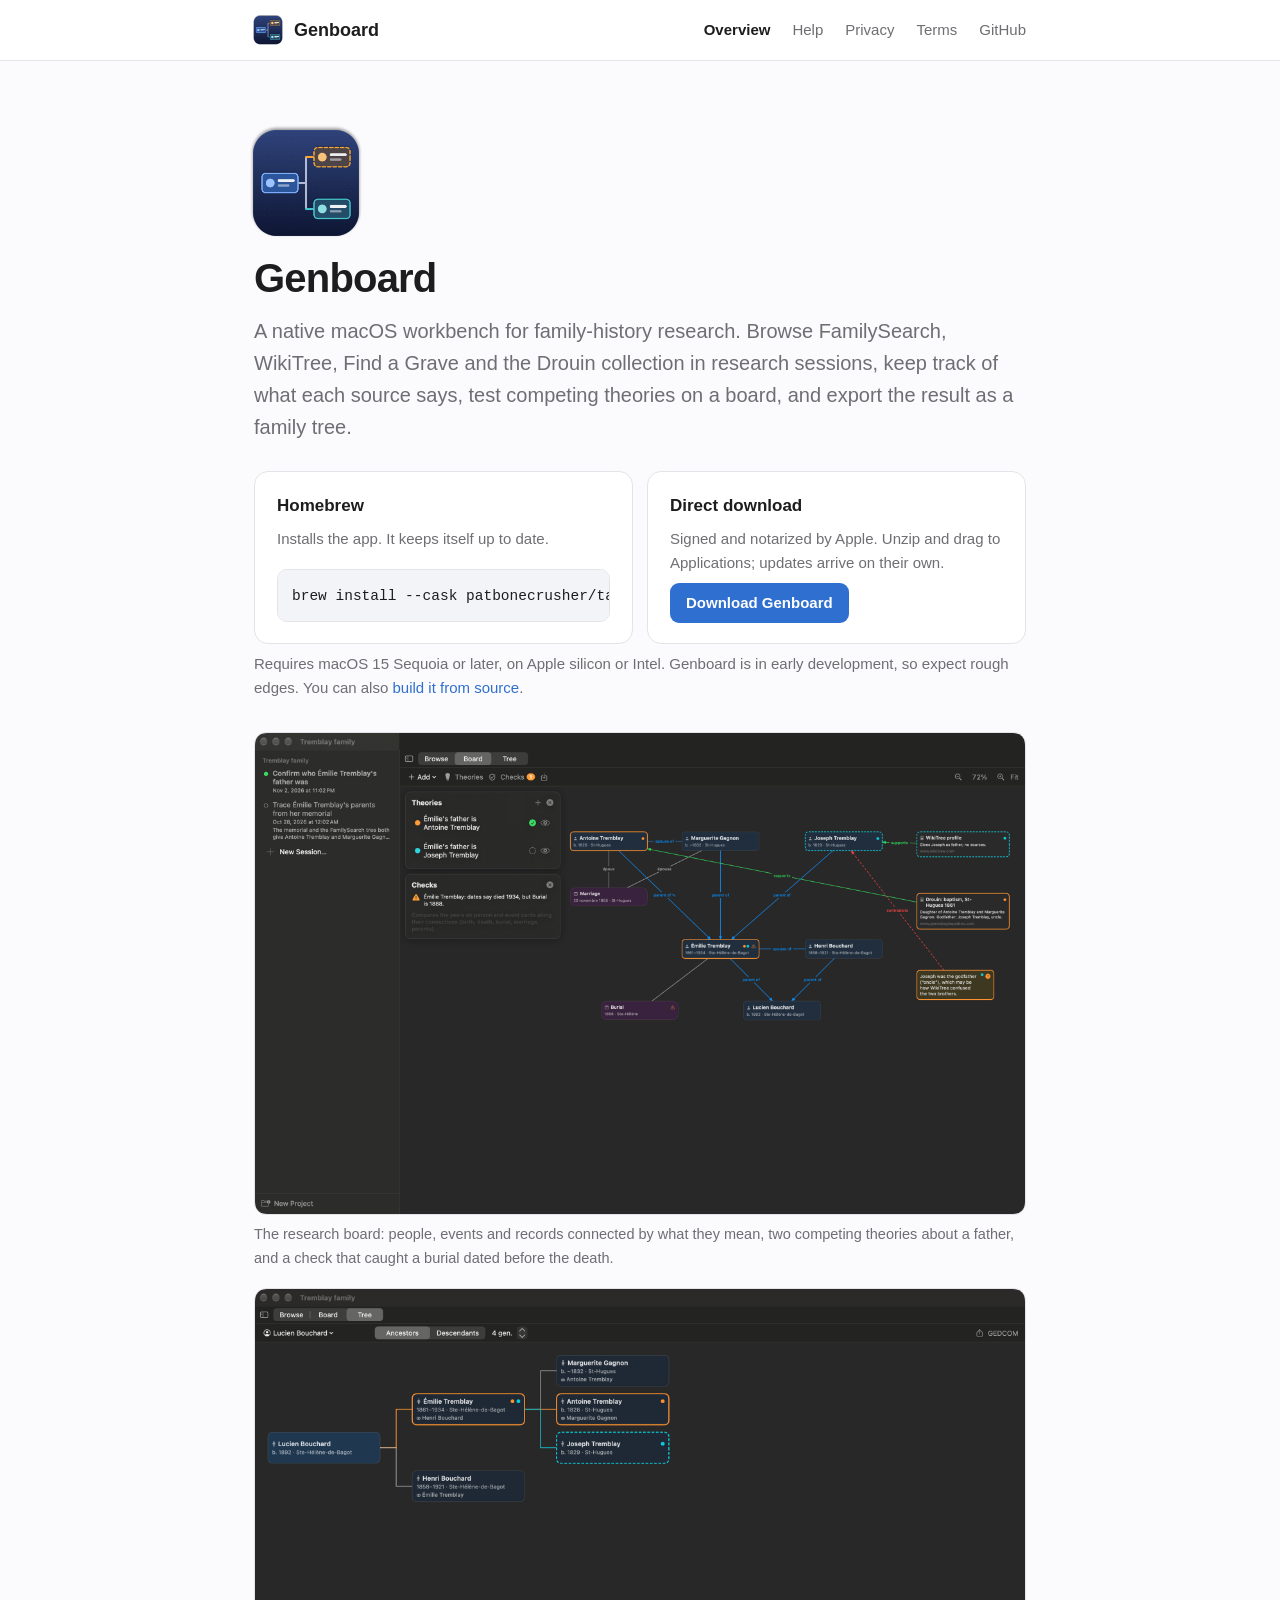
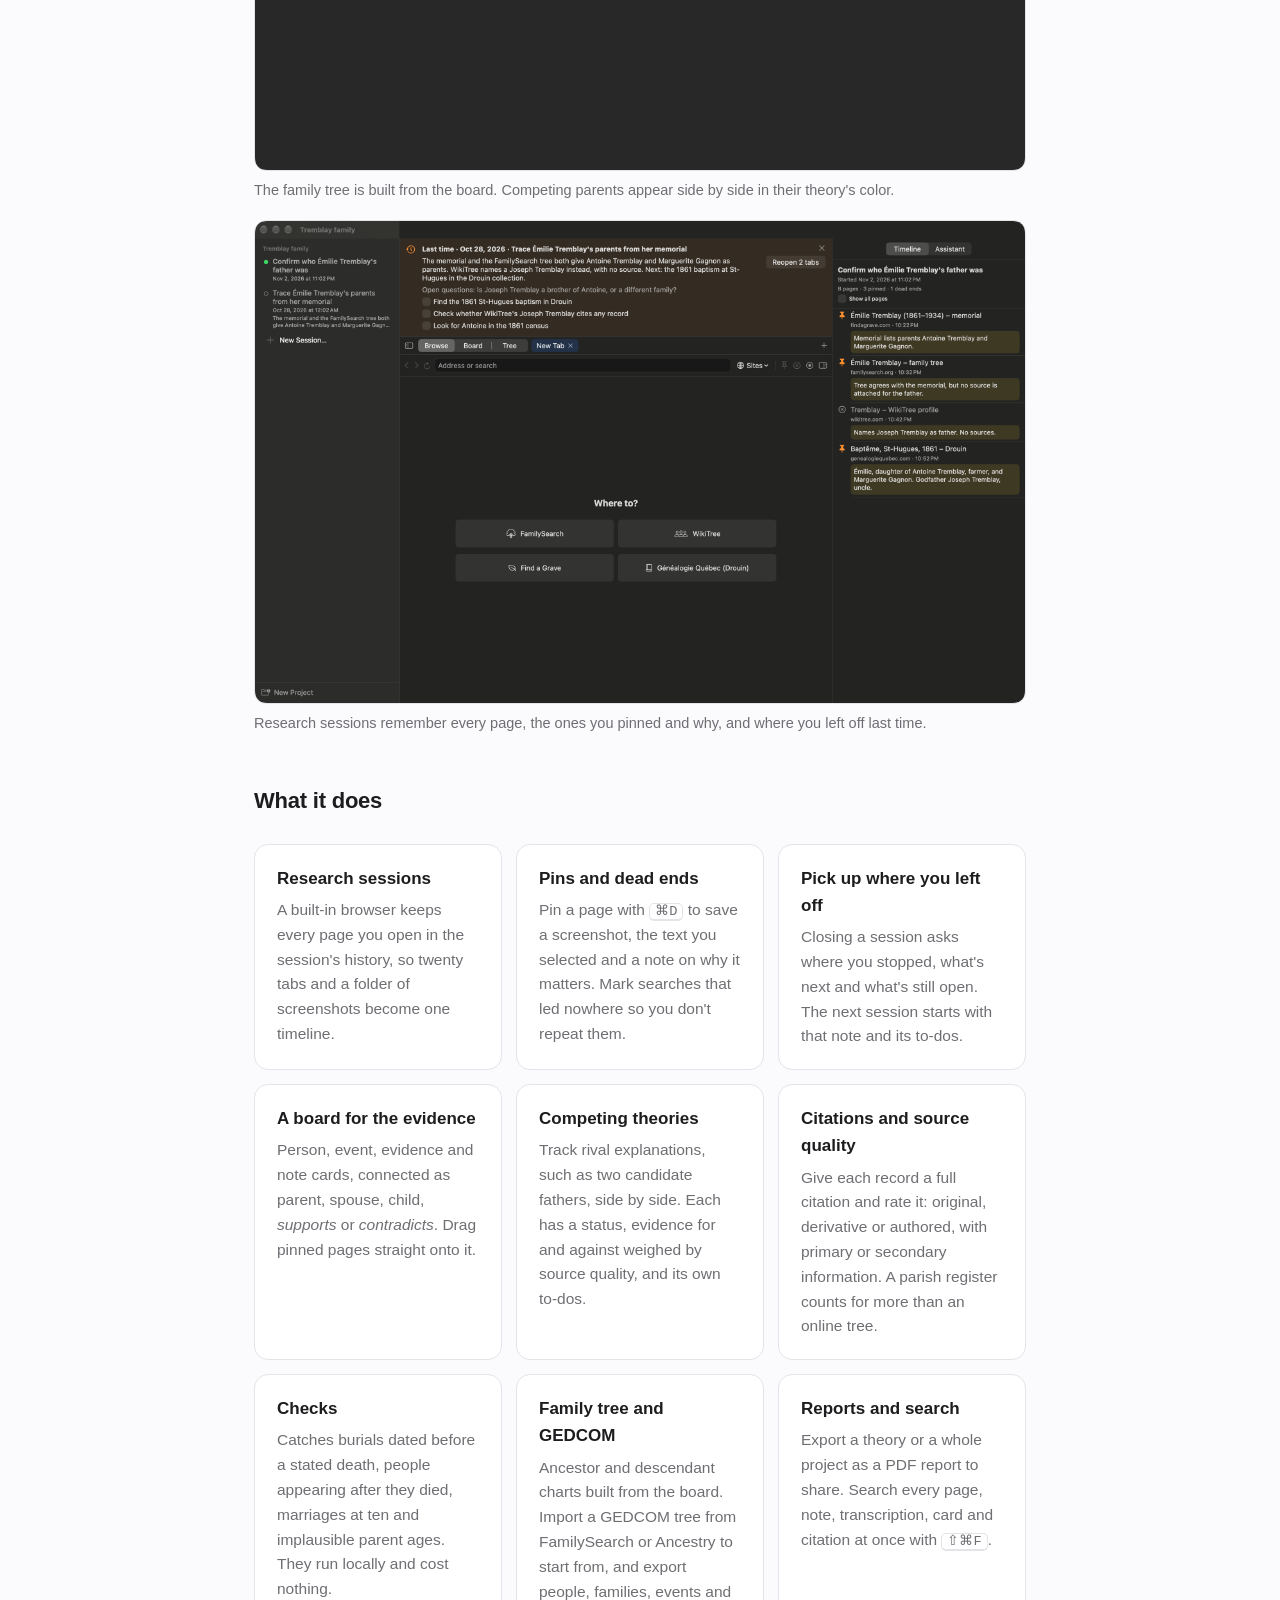
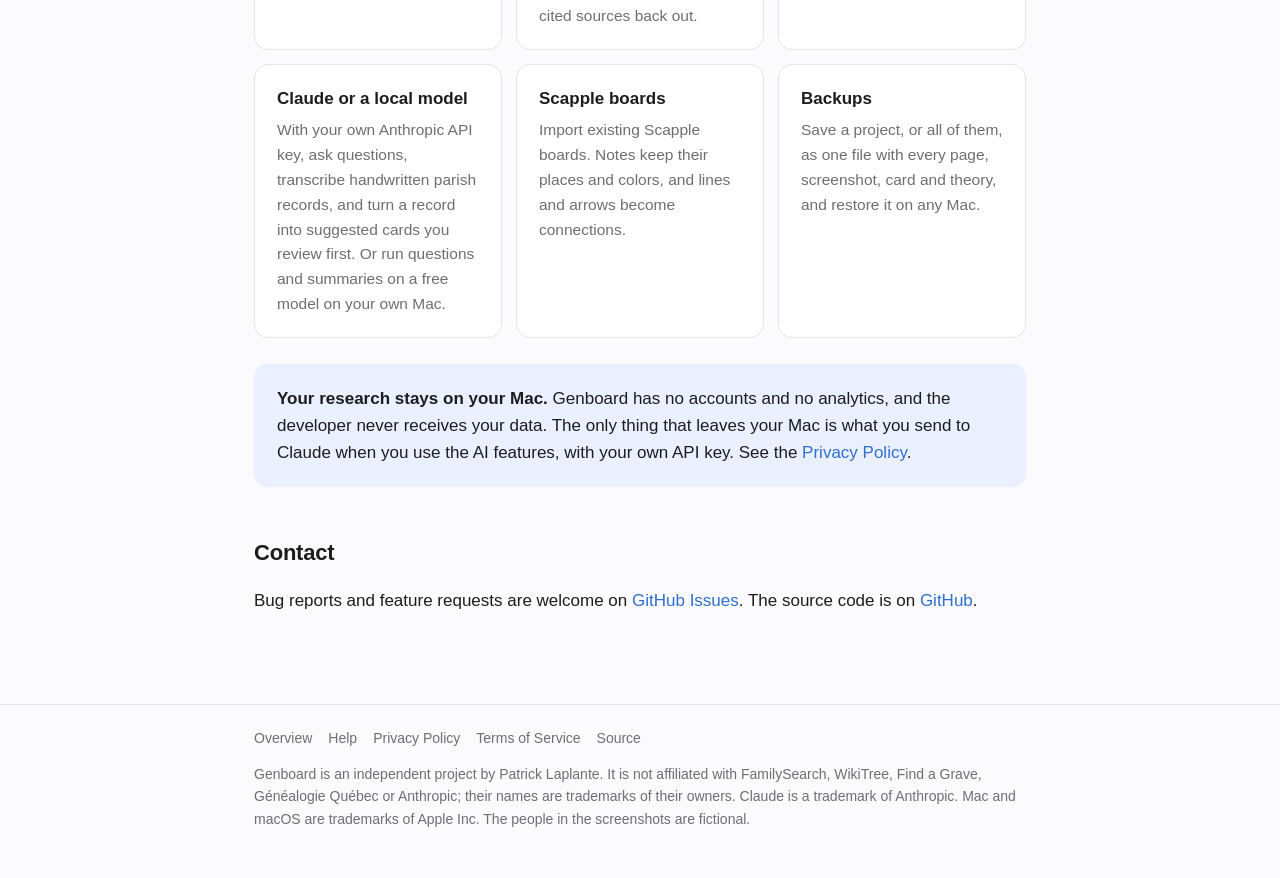
<file: docs/index.html>
<!doctype html>
<html lang="en">
<head>
<meta charset="utf-8">
<meta name="viewport" content="width=device-width, initial-scale=1">
<title>Genboard: a research workbench for genealogy</title>
<meta name="description" content="Genboard is a native macOS app for family-history research: browse genealogy sites in research sessions, test competing theories on a board, and export a family tree as GEDCOM.">
<link rel="icon" href="icon-32.png" sizes="32x32" type="image/png">
<link rel="icon" href="icon-64.png" sizes="64x64" type="image/png">
<link rel="apple-touch-icon" href="icon-180.png">
<meta property="og:type" content="website">
<meta property="og:site_name" content="Genboard">
<meta property="og:title" content="Genboard: a research workbench for genealogy">
<meta property="og:description" content="Genboard is a native macOS app for family-history research: browse genealogy sites in research sessions, test competing theories on a board, and export a family tree as GEDCOM.">
<meta property="og:url" content="https://patbonecrusher.github.io/genboard/">
<meta property="og:image" content="https://patbonecrusher.github.io/genboard/social-card.png">
<meta name="twitter:card" content="summary_large_image">
<link rel="stylesheet" href="style.css">
</head>
<body>
<header class="site"><div class="inner">
  <a class="brand" href="./"><img class="mark" src="icon-64.png" alt="" width="36" height="36">Genboard</a>
  <nav><a href="./" aria-current="page">Overview</a><a href="help.html">Help</a><a href="privacy.html">Privacy</a><a href="terms.html">Terms</a><a href="https://github.com/patbonecrusher/genboard">GitHub</a></nav>
</div></header>
<main>
<img class="hero-icon" src="icon-512.png" alt="Genboard app icon" width="132" height="132">
<h1>Genboard</h1>
<p class="lede">A native macOS workbench for family-history research. Browse FamilySearch, WikiTree, Find a Grave and the Drouin collection in research sessions, keep track of what each source says, test competing theories on a board, and export the result as a family tree.</p>

<div class="install">
  <div class="card">
    <h3>Homebrew</h3>
    <p>Installs the app. It keeps itself up to date.</p>
    <pre><code>brew install --cask patbonecrusher/tap/genboard</code></pre>
  </div>
  <div class="card">
    <h3>Direct download</h3>
    <p>Signed and notarized by Apple. Unzip and drag to Applications; updates arrive on their own.</p>
    <a class="button" href="https://github.com/patbonecrusher/genboard/releases/latest">Download Genboard</a>
  </div>
</div>
<p class="meta">Requires macOS 15 Sequoia or later, on Apple silicon or Intel. Genboard is in early development, so expect rough edges. You can also <a href="https://github.com/patbonecrusher/genboard#build">build it from source</a>.</p>

<div class="shots">
  <figure><img src="screenshot-1.png" alt="The research board: person, event, evidence and note cards connected by parent, spouse, supports and contradicts lines, with a Theories panel and a Checks panel" width="2400" height="1500"><figcaption>The research board: people, events and records connected by what they mean, two competing theories about a father, and a check that caught a burial dated before the death.</figcaption></figure>
  <figure><img src="screenshot-2.png" alt="A pedigree chart with both candidate fathers drawn in their theory colors" width="2400" height="1500"><figcaption>The family tree is built from the board. Competing parents appear side by side in their theory's color.</figcaption></figure>
  <figure><img src="screenshot-3.png" alt="The browser with a Last time banner, to-dos, and a timeline of pinned pages with notes" width="2400" height="1500"><figcaption>Research sessions remember every page, the ones you pinned and why, and where you left off last time.</figcaption></figure>
</div>

<h2>What it does</h2>
<div class="grid">
  <div class="card"><h3>Research sessions</h3><p>A built-in browser keeps every page you open in the session's history, so twenty tabs and a folder of screenshots become one timeline.</p></div>
  <div class="card"><h3>Pins and dead ends</h3><p>Pin a page with <kbd>⌘D</kbd> to save a screenshot, the text you selected and a note on why it matters. Mark searches that led nowhere so you don't repeat them.</p></div>
  <div class="card"><h3>Pick up where you left off</h3><p>Closing a session asks where you stopped, what's next and what's still open. The next session starts with that note and its to-dos.</p></div>
  <div class="card"><h3>A board for the evidence</h3><p>Person, event, evidence and note cards, connected as parent, spouse, child, <em>supports</em> or <em>contradicts</em>. Drag pinned pages straight onto it.</p></div>
  <div class="card"><h3>Competing theories</h3><p>Track rival explanations, such as two candidate fathers, side by side. Each has a status, evidence for and against weighed by source quality, and its own to-dos.</p></div>
  <div class="card"><h3>Citations and source quality</h3><p>Give each record a full citation and rate it: original, derivative or authored, with primary or secondary information. A parish register counts for more than an online tree.</p></div>
  <div class="card"><h3>Checks</h3><p>Catches burials dated before a stated death, people appearing after they died, marriages at ten and implausible parent ages. They run locally and cost nothing.</p></div>
  <div class="card"><h3>Family tree and GEDCOM</h3><p>Ancestor and descendant charts built from the board. Import a GEDCOM tree from FamilySearch or Ancestry to start from, and export people, families, events and cited sources back out.</p></div>
  <div class="card"><h3>Reports and search</h3><p>Export a theory or a whole project as a PDF report to share. Search every page, note, transcription, card and citation at once with <kbd>⇧⌘F</kbd>.</p></div>
  <div class="card"><h3>Claude or a local model</h3><p>With your own Anthropic API key, ask questions, transcribe handwritten parish records, and turn a record into suggested cards you review first. Or run questions and summaries on a free model on your own Mac.</p></div>
  <div class="card"><h3>Scapple boards</h3><p>Import existing Scapple boards. Notes keep their places and colors, and lines and arrows become connections.</p></div>
  <div class="card"><h3>Backups</h3><p>Save a project, or all of them, as one file with every page, screenshot, card and theory, and restore it on any Mac.</p></div>
</div>

<div class="card accent">
  <p><strong>Your research stays on your Mac.</strong> Genboard has no accounts and no analytics, and the developer never receives your data. The only thing that leaves your Mac is what you send to Claude when you use the AI features, with your own API key. See the <a href="privacy.html">Privacy Policy</a>.</p>
</div>

<h2>Contact</h2>
<p>Bug reports and feature requests are welcome on <a href="https://github.com/patbonecrusher/genboard/issues">GitHub Issues</a>. The source code is on <a href="https://github.com/patbonecrusher/genboard">GitHub</a>.</p>
</main>
<footer class="site"><div class="inner">
  <a href="./">Overview</a><a href="help.html">Help</a><a href="privacy.html">Privacy Policy</a><a href="terms.html">Terms of Service</a><a href="https://github.com/patbonecrusher/genboard">Source</a>
  <p>Genboard is an independent project by Patrick Laplante. It is not affiliated with FamilySearch, WikiTree, Find a Grave, Généalogie Québec or Anthropic; their names are trademarks of their owners. Claude is a trademark of Anthropic. Mac and macOS are trademarks of Apple Inc. The people in the screenshots are fictional.</p>
</div></footer>
</body>
</html>
</file>
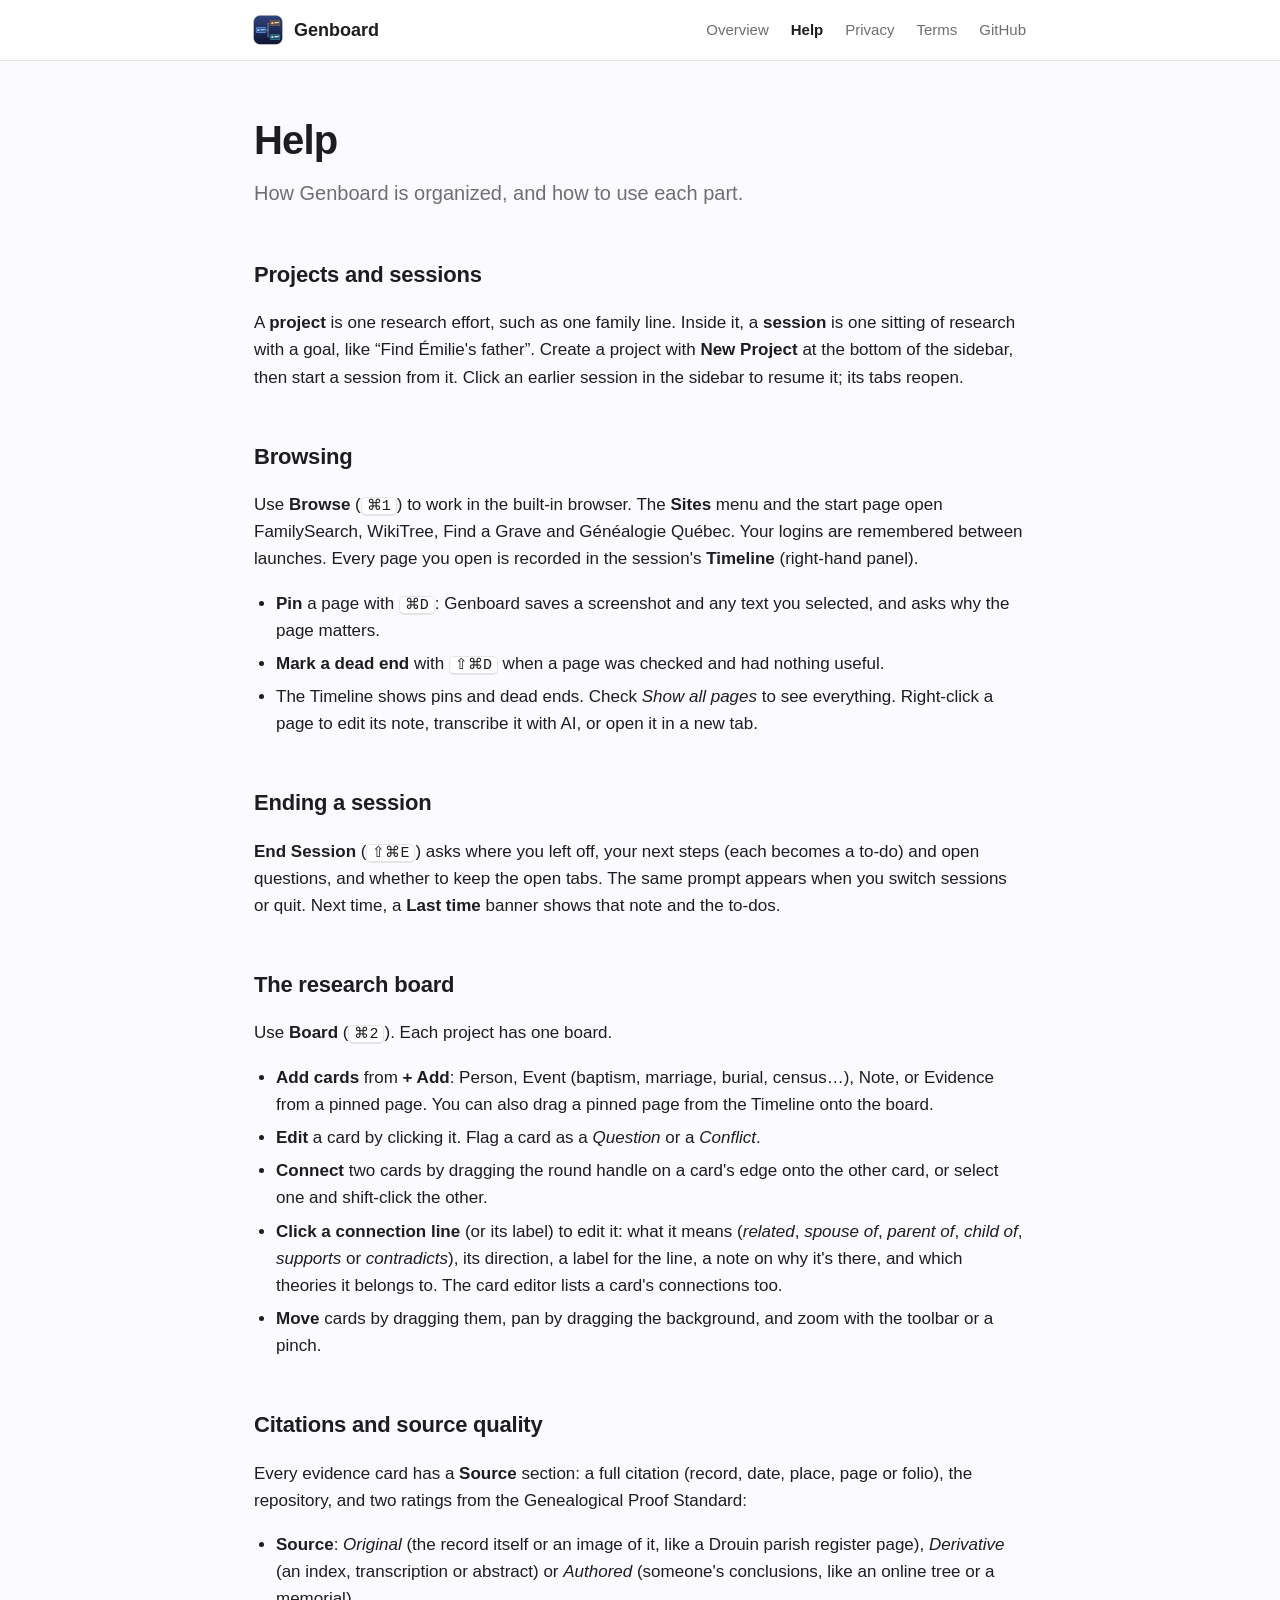
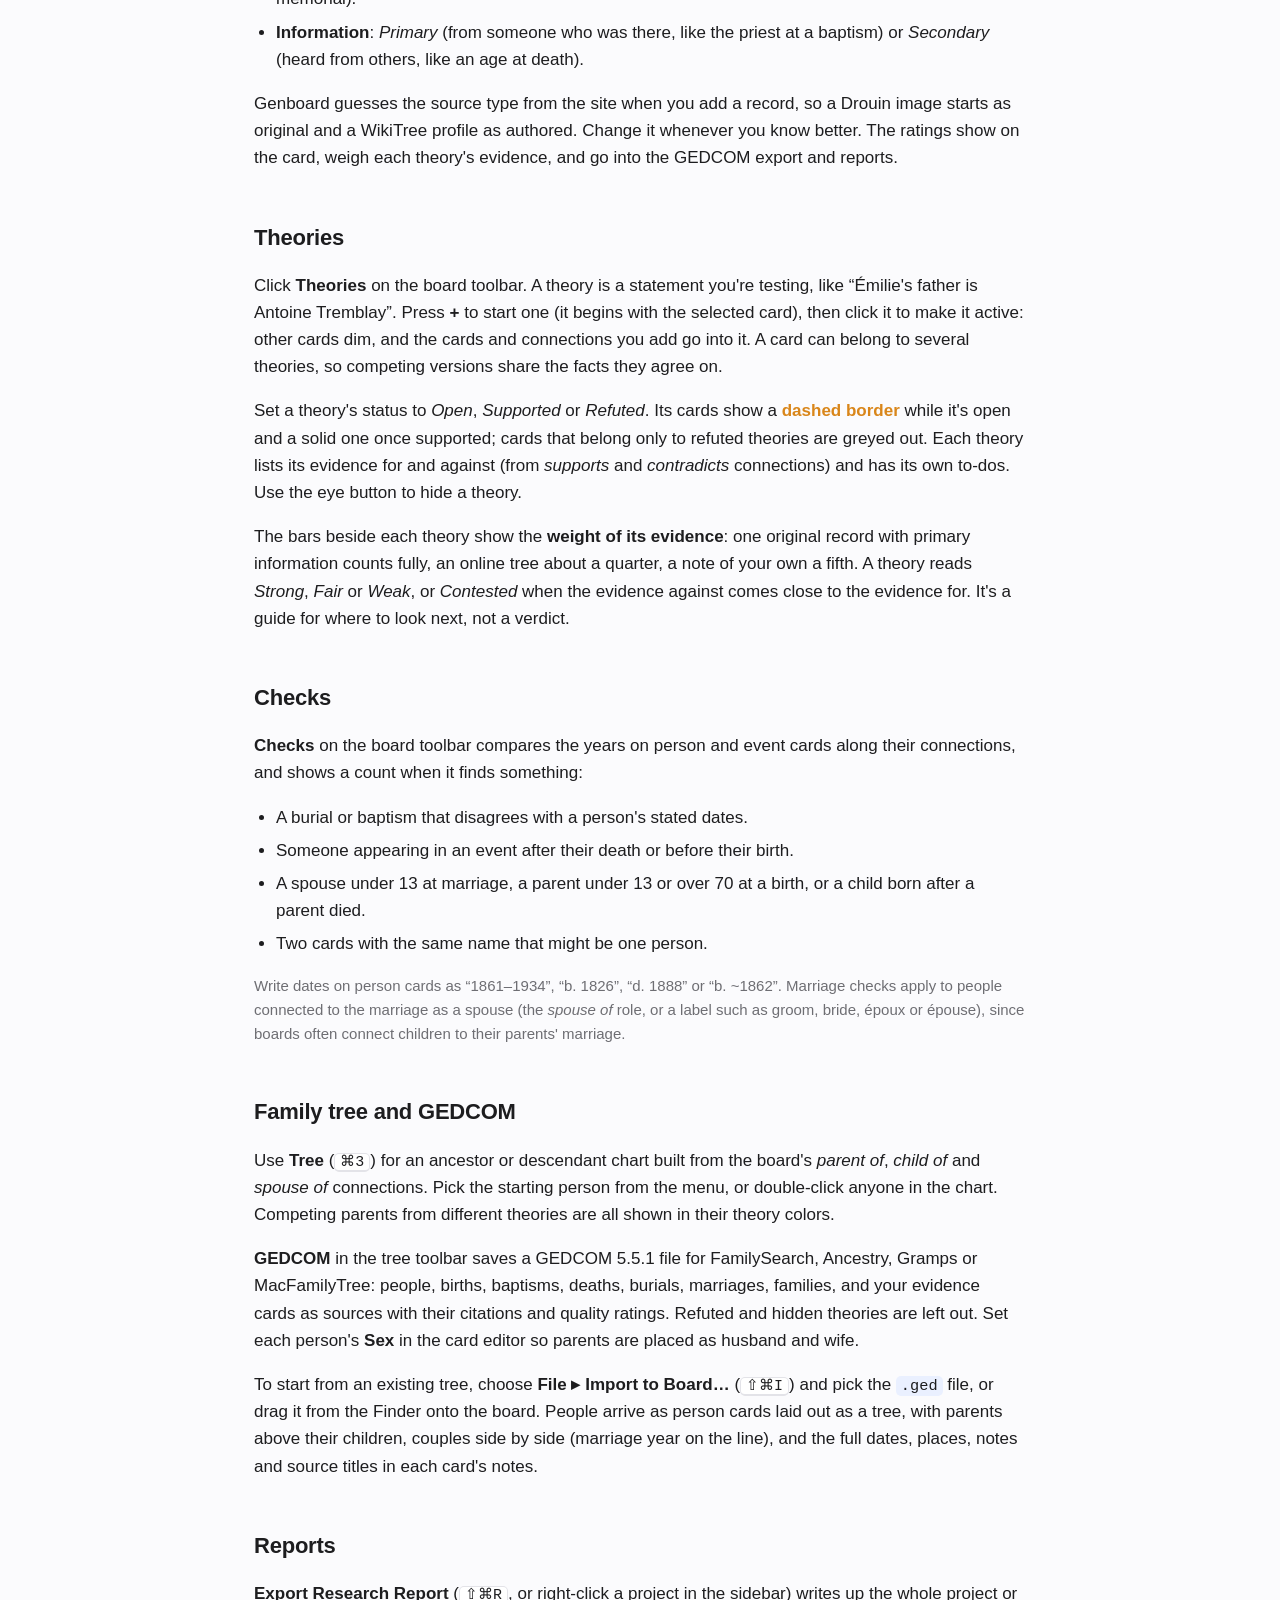
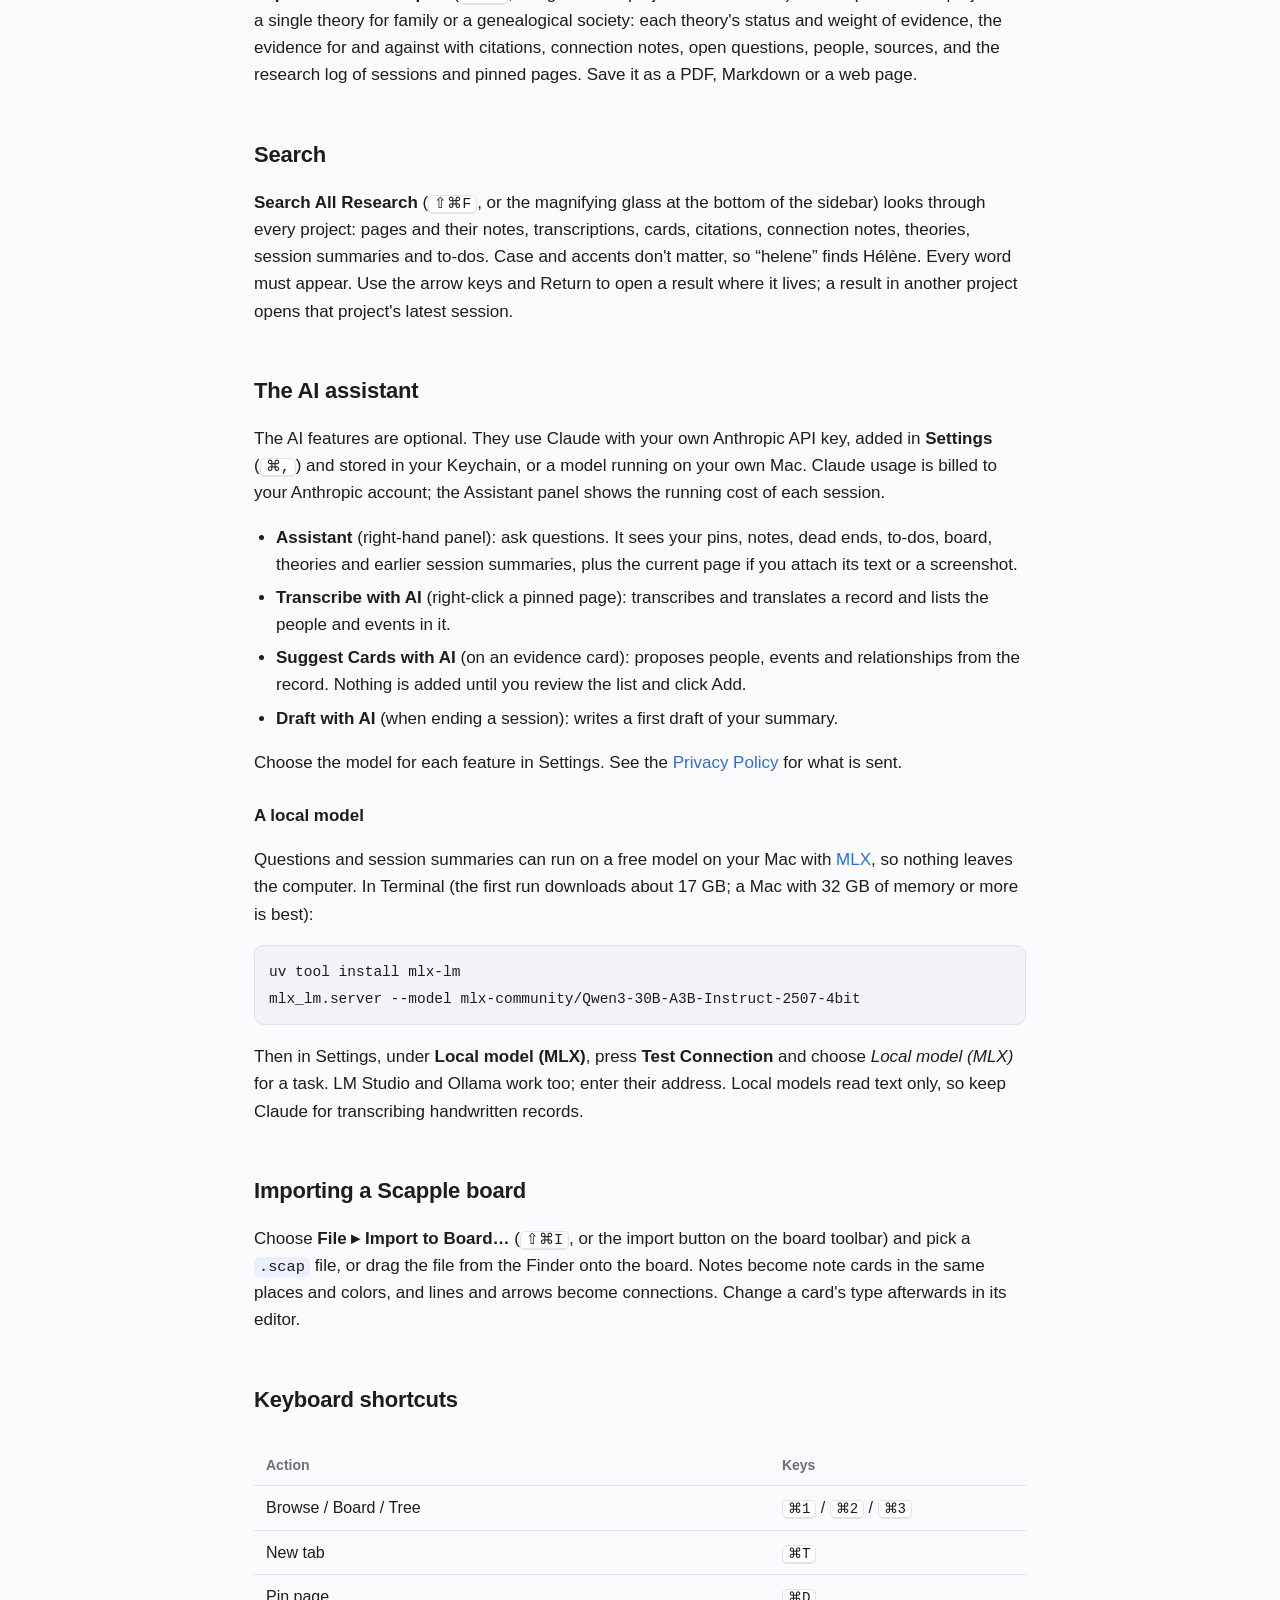
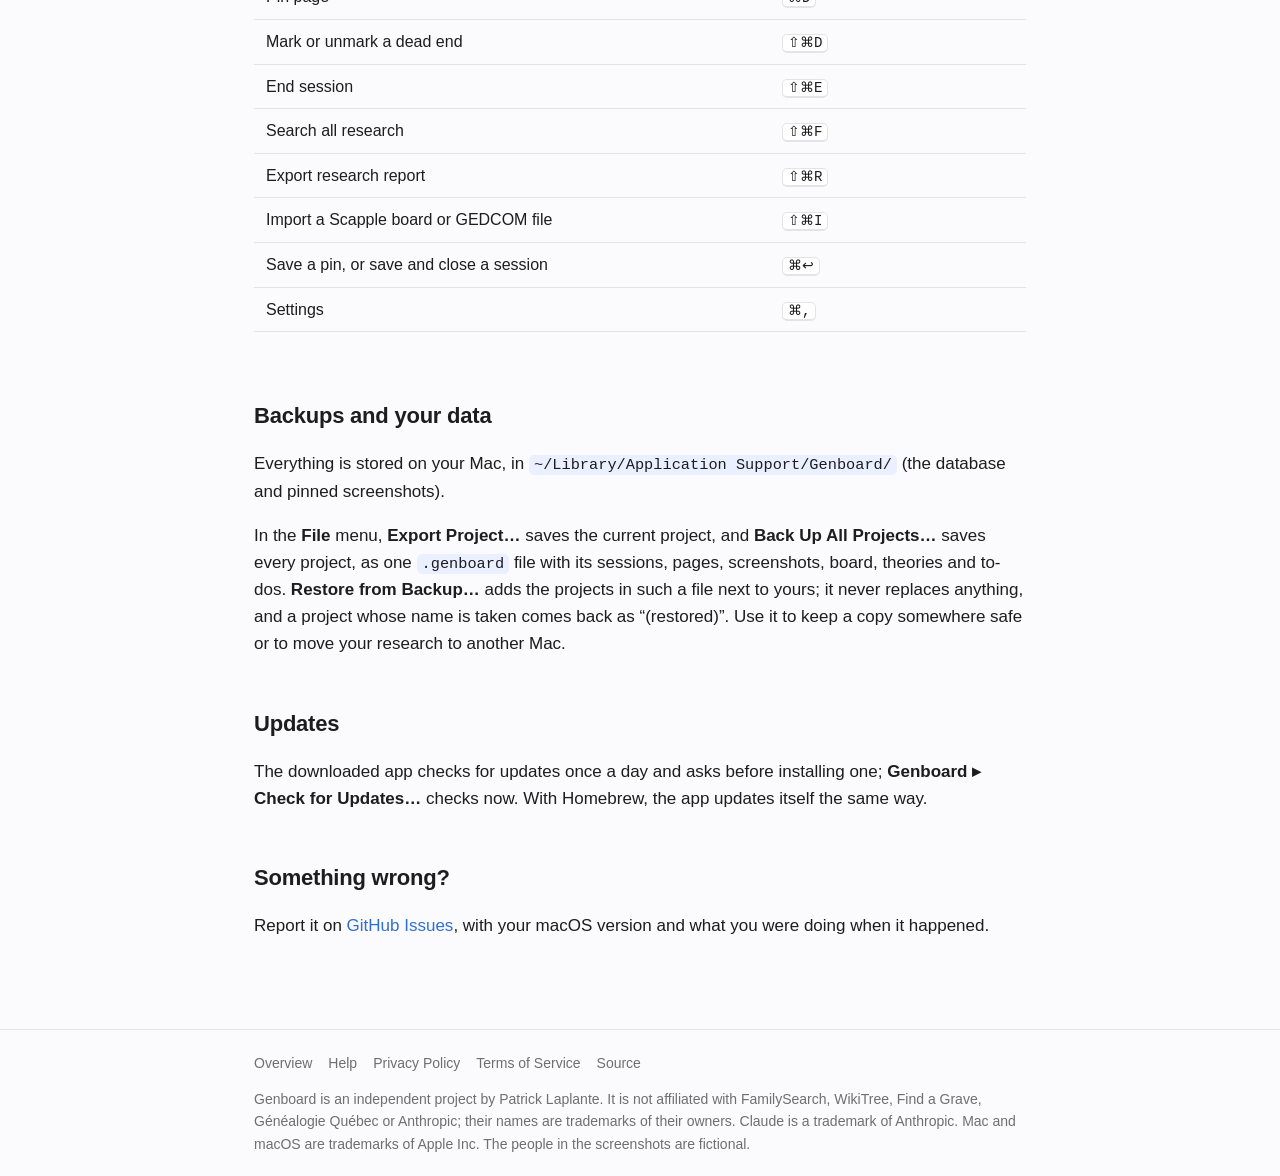
<file: docs/help.html>
<!doctype html>
<html lang="en">
<head>
<meta charset="utf-8">
<meta name="viewport" content="width=device-width, initial-scale=1">
<title>Help · Genboard</title>
<meta name="description" content="How to use Genboard: research sessions, pins, the research board, theories, citations, checks, the family tree, GEDCOM, reports, search, backups and the AI assistant.">
<link rel="icon" href="icon-32.png" sizes="32x32" type="image/png">
<link rel="icon" href="icon-64.png" sizes="64x64" type="image/png">
<link rel="apple-touch-icon" href="icon-180.png">
<meta property="og:type" content="website">
<meta property="og:site_name" content="Genboard">
<meta property="og:title" content="Help · Genboard">
<meta property="og:description" content="How to use Genboard: research sessions, pins, the research board, theories, citations, checks, the family tree, GEDCOM, reports, search, backups and the AI assistant.">
<meta property="og:url" content="https://patbonecrusher.github.io/genboard/help.html">
<meta property="og:image" content="https://patbonecrusher.github.io/genboard/social-card.png">
<meta name="twitter:card" content="summary_large_image">
<link rel="stylesheet" href="style.css">
</head>
<body>
<header class="site"><div class="inner">
  <a class="brand" href="./"><img class="mark" src="icon-64.png" alt="" width="36" height="36">Genboard</a>
  <nav><a href="./">Overview</a><a href="help.html" aria-current="page">Help</a><a href="privacy.html">Privacy</a><a href="terms.html">Terms</a><a href="https://github.com/patbonecrusher/genboard">GitHub</a></nav>
</div></header>
<main>
<h1>Help</h1>
<p class="lede">How Genboard is organized, and how to use each part.</p>

<h2>Projects and sessions</h2>
<p>A <strong>project</strong> is one research effort, such as one family line. Inside it, a <strong>session</strong> is one sitting of research with a goal, like “Find Émilie's father”. Create a project with <strong>New Project</strong> at the bottom of the sidebar, then start a session from it. Click an earlier session in the sidebar to resume it; its tabs reopen.</p>

<h2>Browsing</h2>
<p>Use <strong>Browse</strong> (<kbd>⌘1</kbd>) to work in the built-in browser. The <strong>Sites</strong> menu and the start page open FamilySearch, WikiTree, Find a Grave and Généalogie Québec. Your logins are remembered between launches. Every page you open is recorded in the session's <strong>Timeline</strong> (right-hand panel).</p>
<ul>
  <li><strong>Pin</strong> a page with <kbd>⌘D</kbd>: Genboard saves a screenshot and any text you selected, and asks why the page matters.</li>
  <li><strong>Mark a dead end</strong> with <kbd>⇧⌘D</kbd> when a page was checked and had nothing useful.</li>
  <li>The Timeline shows pins and dead ends. Check <em>Show all pages</em> to see everything. Right-click a page to edit its note, transcribe it with AI, or open it in a new tab.</li>
</ul>

<h2>Ending a session</h2>
<p><strong>End Session</strong> (<kbd>⇧⌘E</kbd>) asks where you left off, your next steps (each becomes a to-do) and open questions, and whether to keep the open tabs. The same prompt appears when you switch sessions or quit. Next time, a <strong>Last time</strong> banner shows that note and the to-dos.</p>

<h2>The research board</h2>
<p>Use <strong>Board</strong> (<kbd>⌘2</kbd>). Each project has one board.</p>
<ul>
  <li><strong>Add cards</strong> from <strong>+ Add</strong>: Person, Event (baptism, marriage, burial, census…), Note, or Evidence from a pinned page. You can also drag a pinned page from the Timeline onto the board.</li>
  <li><strong>Edit</strong> a card by clicking it. Flag a card as a <em>Question</em> or a <em>Conflict</em>.</li>
  <li><strong>Connect</strong> two cards by dragging the round handle on a card's edge onto the other card, or select one and shift-click the other.</li>
  <li><strong>Click a connection line</strong> (or its label) to edit it: what it means (<em>related</em>, <em>spouse of</em>, <em>parent of</em>, <em>child of</em>, <em>supports</em> or <em>contradicts</em>), its direction, a label for the line, a note on why it's there, and which theories it belongs to. The card editor lists a card's connections too.</li>
  <li><strong>Move</strong> cards by dragging them, pan by dragging the background, and zoom with the toolbar or a pinch.</li>
</ul>

<h2>Citations and source quality</h2>
<p>Every evidence card has a <strong>Source</strong> section: a full citation (record, date, place, page or folio), the repository, and two ratings from the Genealogical Proof Standard:</p>
<ul>
  <li><strong>Source</strong>: <em>Original</em> (the record itself or an image of it, like a Drouin parish register page), <em>Derivative</em> (an index, transcription or abstract) or <em>Authored</em> (someone's conclusions, like an online tree or a memorial).</li>
  <li><strong>Information</strong>: <em>Primary</em> (from someone who was there, like the priest at a baptism) or <em>Secondary</em> (heard from others, like an age at death).</li>
</ul>
<p>Genboard guesses the source type from the site when you add a record, so a Drouin image starts as original and a WikiTree profile as authored. Change it whenever you know better. The ratings show on the card, weigh each theory's evidence, and go into the GEDCOM export and reports.</p>

<h2>Theories</h2>
<p>Click <strong>Theories</strong> on the board toolbar. A theory is a statement you're testing, like “Émilie's father is Antoine Tremblay”. Press <strong>+</strong> to start one (it begins with the selected card), then click it to make it active: other cards dim, and the cards and connections you add go into it. A card can belong to several theories, so competing versions share the facts they agree on.</p>
<p>Set a theory's status to <em>Open</em>, <em>Supported</em> or <em>Refuted</em>. Its cards show a <span class="theory">dashed border</span> while it's open and a solid one once supported; cards that belong only to refuted theories are greyed out. Each theory lists its evidence for and against (from <em>supports</em> and <em>contradicts</em> connections) and has its own to-dos. Use the eye button to hide a theory.</p>
<p>The bars beside each theory show the <strong>weight of its evidence</strong>: one original record with primary information counts fully, an online tree about a quarter, a note of your own a fifth. A theory reads <em>Strong</em>, <em>Fair</em> or <em>Weak</em>, or <em>Contested</em> when the evidence against comes close to the evidence for. It's a guide for where to look next, not a verdict.</p>

<h2>Checks</h2>
<p><strong>Checks</strong> on the board toolbar compares the years on person and event cards along their connections, and shows a count when it finds something:</p>
<ul>
  <li>A burial or baptism that disagrees with a person's stated dates.</li>
  <li>Someone appearing in an event after their death or before their birth.</li>
  <li>A spouse under 13 at marriage, a parent under 13 or over 70 at a birth, or a child born after a parent died.</li>
  <li>Two cards with the same name that might be one person.</li>
</ul>
<p class="note">Write dates on person cards as “1861–1934”, “b. 1826”, “d. 1888” or “b. ~1862”. Marriage checks apply to people connected to the marriage as a spouse (the <em>spouse of</em> role, or a label such as groom, bride, époux or épouse), since boards often connect children to their parents' marriage.</p>

<h2>Family tree and GEDCOM</h2>
<p>Use <strong>Tree</strong> (<kbd>⌘3</kbd>) for an ancestor or descendant chart built from the board's <em>parent of</em>, <em>child of</em> and <em>spouse of</em> connections. Pick the starting person from the menu, or double-click anyone in the chart. Competing parents from different theories are all shown in their theory colors.</p>
<p><strong>GEDCOM</strong> in the tree toolbar saves a GEDCOM 5.5.1 file for FamilySearch, Ancestry, Gramps or MacFamilyTree: people, births, baptisms, deaths, burials, marriages, families, and your evidence cards as sources with their citations and quality ratings. Refuted and hidden theories are left out. Set each person's <strong>Sex</strong> in the card editor so parents are placed as husband and wife.</p>
<p>To start from an existing tree, choose <strong>File ▸ Import to Board…</strong> (<kbd>⇧⌘I</kbd>) and pick the <code>.ged</code> file, or drag it from the Finder onto the board. People arrive as person cards laid out as a tree, with parents above their children, couples side by side (marriage year on the line), and the full dates, places, notes and source titles in each card's notes.</p>

<h2>Reports</h2>
<p><strong>Export Research Report</strong> (<kbd>⇧⌘R</kbd>, or right-click a project in the sidebar) writes up the whole project or a single theory for family or a genealogical society: each theory's status and weight of evidence, the evidence for and against with citations, connection notes, open questions, people, sources, and the research log of sessions and pinned pages. Save it as a PDF, Markdown or a web page.</p>

<h2>Search</h2>
<p><strong>Search All Research</strong> (<kbd>⇧⌘F</kbd>, or the magnifying glass at the bottom of the sidebar) looks through every project: pages and their notes, transcriptions, cards, citations, connection notes, theories, session summaries and to-dos. Case and accents don't matter, so “helene” finds Hélène. Every word must appear. Use the arrow keys and Return to open a result where it lives; a result in another project opens that project's latest session.</p>

<h2>The AI assistant</h2>
<p>The AI features are optional. They use Claude with your own Anthropic API key, added in <strong>Settings</strong> (<kbd>⌘,</kbd>) and stored in your Keychain, or a model running on your own Mac. Claude usage is billed to your Anthropic account; the Assistant panel shows the running cost of each session.</p>
<ul>
  <li><strong>Assistant</strong> (right-hand panel): ask questions. It sees your pins, notes, dead ends, to-dos, board, theories and earlier session summaries, plus the current page if you attach its text or a screenshot.</li>
  <li><strong>Transcribe with AI</strong> (right-click a pinned page): transcribes and translates a record and lists the people and events in it.</li>
  <li><strong>Suggest Cards with AI</strong> (on an evidence card): proposes people, events and relationships from the record. Nothing is added until you review the list and click Add.</li>
  <li><strong>Draft with AI</strong> (when ending a session): writes a first draft of your summary.</li>
</ul>
<p>Choose the model for each feature in Settings. See the <a href="privacy.html">Privacy Policy</a> for what is sent.</p>
<h3>A local model</h3>
<p>Questions and session summaries can run on a free model on your Mac with <a href="https://github.com/ml-explore/mlx-lm">MLX</a>, so nothing leaves the computer. In Terminal (the first run downloads about 17 GB; a Mac with 32 GB of memory or more is best):</p>
<pre><code>uv tool install mlx-lm
mlx_lm.server --model mlx-community/Qwen3-30B-A3B-Instruct-2507-4bit</code></pre>
<p>Then in Settings, under <strong>Local model (MLX)</strong>, press <strong>Test Connection</strong> and choose <em>Local model (MLX)</em> for a task. LM Studio and Ollama work too; enter their address. Local models read text only, so keep Claude for transcribing handwritten records.</p>

<h2>Importing a Scapple board</h2>
<p>Choose <strong>File ▸ Import to Board…</strong> (<kbd>⇧⌘I</kbd>, or the import button on the board toolbar) and pick a <code>.scap</code> file, or drag the file from the Finder onto the board. Notes become note cards in the same places and colors, and lines and arrows become connections. Change a card's type afterwards in its editor.</p>

<h2>Keyboard shortcuts</h2>
<div class="table-wrap"><table>
  <tr><th>Action</th><th>Keys</th></tr>
  <tr><td>Browse / Board / Tree</td><td><kbd>⌘1</kbd> / <kbd>⌘2</kbd> / <kbd>⌘3</kbd></td></tr>
  <tr><td>New tab</td><td><kbd>⌘T</kbd></td></tr>
  <tr><td>Pin page</td><td><kbd>⌘D</kbd></td></tr>
  <tr><td>Mark or unmark a dead end</td><td><kbd>⇧⌘D</kbd></td></tr>
  <tr><td>End session</td><td><kbd>⇧⌘E</kbd></td></tr>
  <tr><td>Search all research</td><td><kbd>⇧⌘F</kbd></td></tr>
  <tr><td>Export research report</td><td><kbd>⇧⌘R</kbd></td></tr>
  <tr><td>Import a Scapple board or GEDCOM file</td><td><kbd>⇧⌘I</kbd></td></tr>
  <tr><td>Save a pin, or save and close a session</td><td><kbd>⌘↩</kbd></td></tr>
  <tr><td>Settings</td><td><kbd>⌘,</kbd></td></tr>
</table></div>

<h2>Backups and your data</h2>
<p>Everything is stored on your Mac, in <code>~/Library/Application Support/Genboard/</code> (the database and pinned screenshots).</p>
<p>In the <strong>File</strong> menu, <strong>Export Project…</strong> saves the current project, and <strong>Back Up All Projects…</strong> saves every project, as one <code>.genboard</code> file with its sessions, pages, screenshots, board, theories and to-dos. <strong>Restore from Backup…</strong> adds the projects in such a file next to yours; it never replaces anything, and a project whose name is taken comes back as “(restored)”. Use it to keep a copy somewhere safe or to move your research to another Mac.</p>

<h2>Updates</h2>
<p>The downloaded app checks for updates once a day and asks before installing one; <strong>Genboard ▸ Check for Updates…</strong> checks now. With Homebrew, the app updates itself the same way.</p>

<h2>Something wrong?</h2>
<p>Report it on <a href="https://github.com/patbonecrusher/genboard/issues">GitHub Issues</a>, with your macOS version and what you were doing when it happened.</p>
</main>
<footer class="site"><div class="inner">
  <a href="./">Overview</a><a href="help.html">Help</a><a href="privacy.html">Privacy Policy</a><a href="terms.html">Terms of Service</a><a href="https://github.com/patbonecrusher/genboard">Source</a>
  <p>Genboard is an independent project by Patrick Laplante. It is not affiliated with FamilySearch, WikiTree, Find a Grave, Généalogie Québec or Anthropic; their names are trademarks of their owners. Claude is a trademark of Anthropic. Mac and macOS are trademarks of Apple Inc. The people in the screenshots are fictional.</p>
</div></footer>
</body>
</html>
</file>
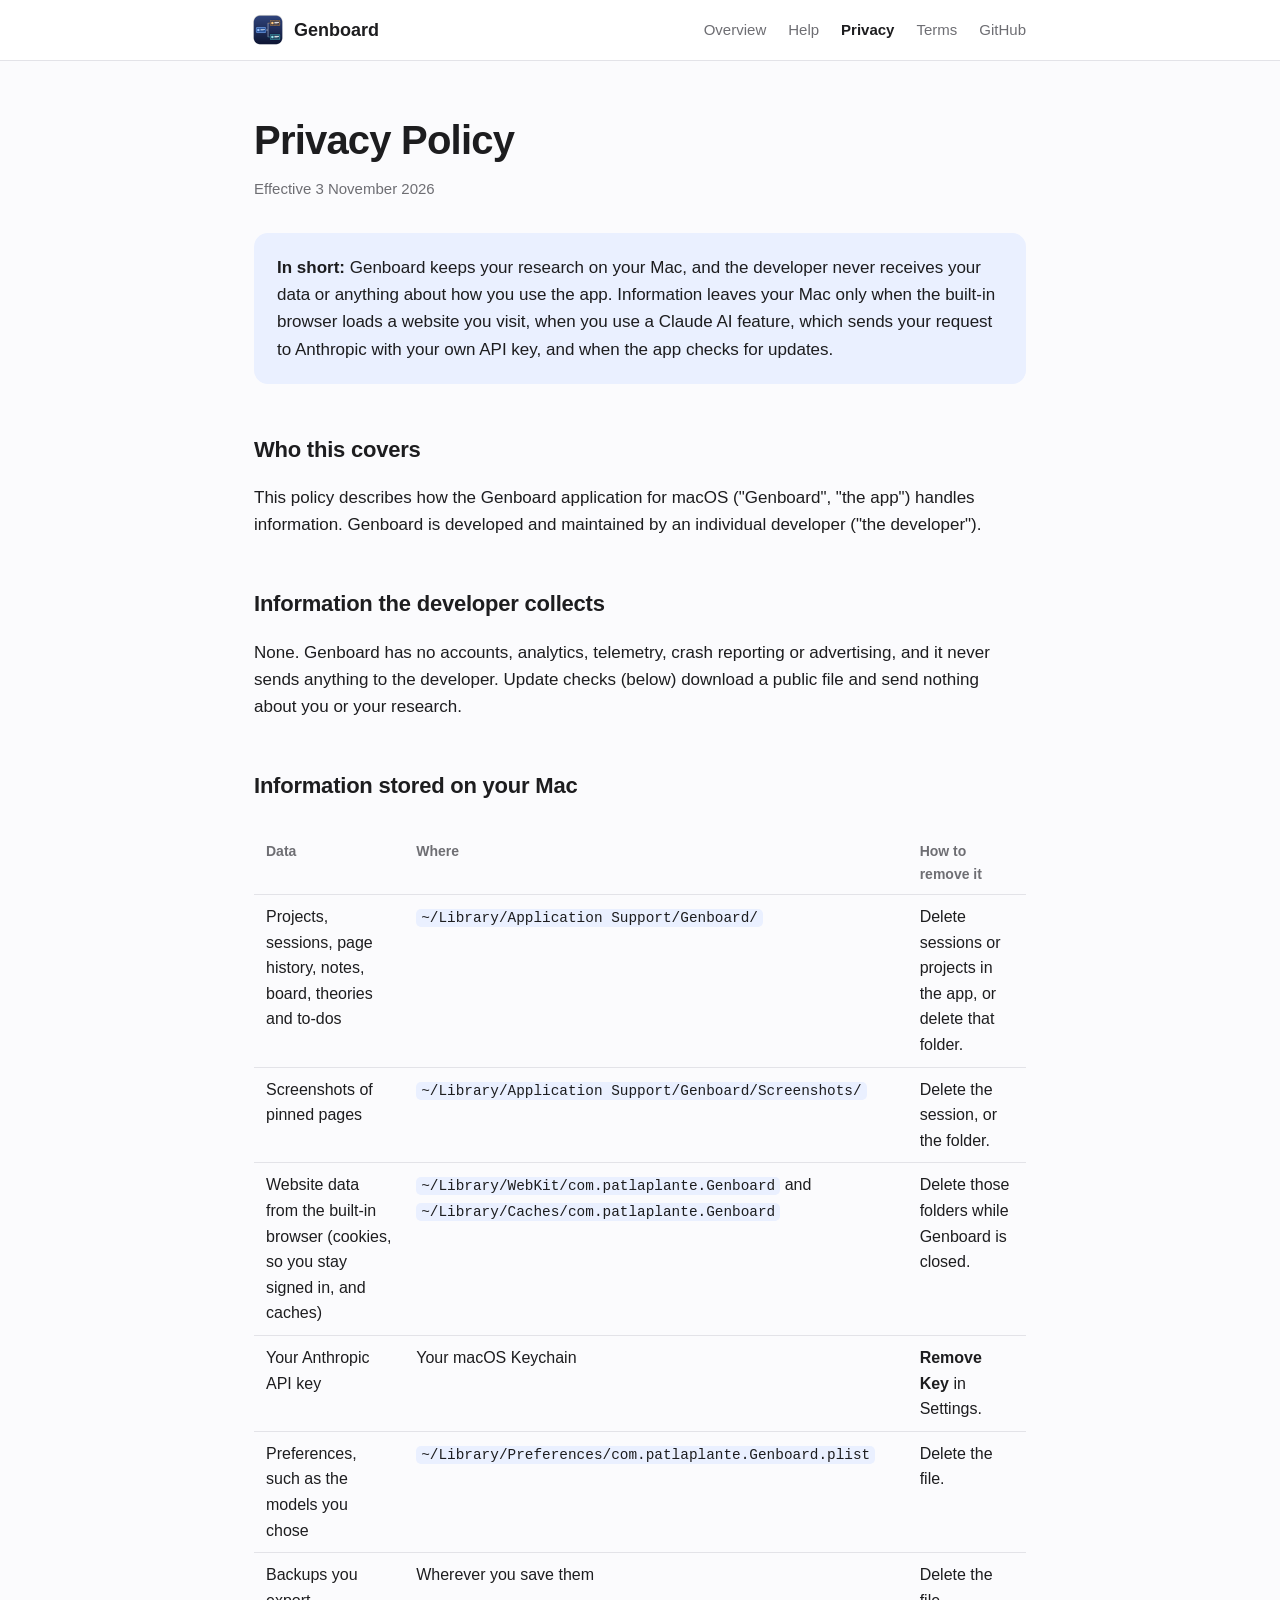
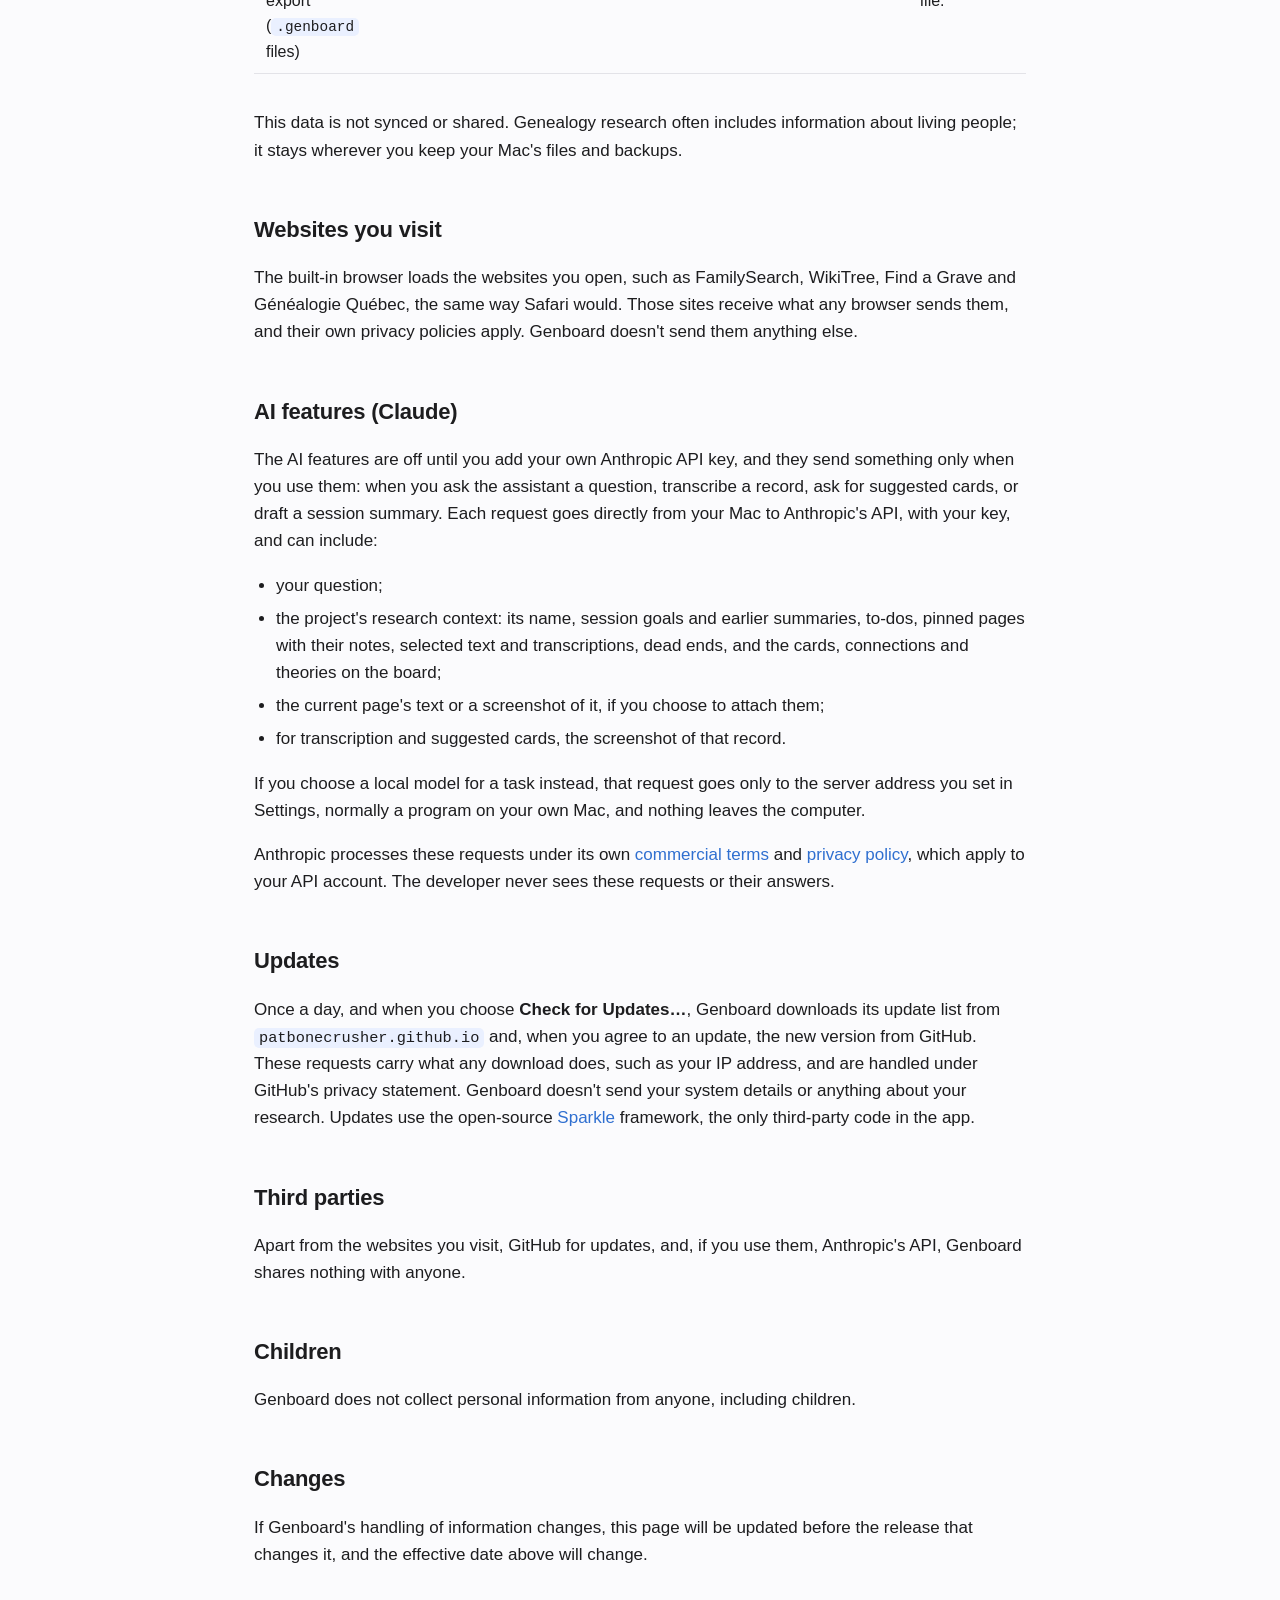
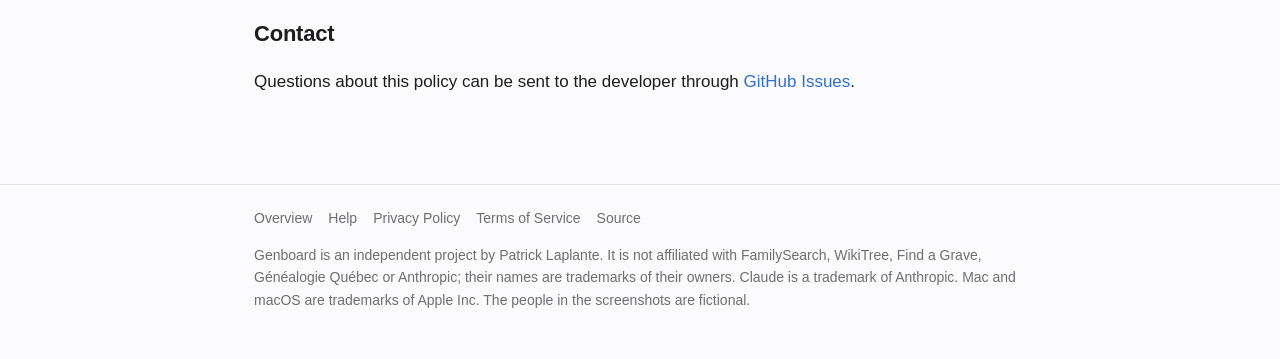
<file: docs/privacy.html>
<!doctype html>
<html lang="en">
<head>
<meta charset="utf-8">
<meta name="viewport" content="width=device-width, initial-scale=1">
<title>Privacy Policy · Genboard</title>
<meta name="description" content="Genboard keeps your research on your Mac. The developer receives nothing; AI requests you make go to Anthropic with your own API key.">
<link rel="icon" href="icon-32.png" sizes="32x32" type="image/png">
<link rel="icon" href="icon-64.png" sizes="64x64" type="image/png">
<link rel="apple-touch-icon" href="icon-180.png">
<meta property="og:type" content="website">
<meta property="og:site_name" content="Genboard">
<meta property="og:title" content="Privacy Policy · Genboard">
<meta property="og:description" content="Genboard keeps your research on your Mac. The developer receives nothing; AI requests you make go to Anthropic with your own API key.">
<meta property="og:url" content="https://patbonecrusher.github.io/genboard/privacy.html">
<meta property="og:image" content="https://patbonecrusher.github.io/genboard/social-card.png">
<meta name="twitter:card" content="summary_large_image">
<link rel="stylesheet" href="style.css">
</head>
<body>
<header class="site"><div class="inner">
  <a class="brand" href="./"><img class="mark" src="icon-64.png" alt="" width="36" height="36">Genboard</a>
  <nav><a href="./">Overview</a><a href="help.html">Help</a><a href="privacy.html" aria-current="page">Privacy</a><a href="terms.html">Terms</a><a href="https://github.com/patbonecrusher/genboard">GitHub</a></nav>
</div></header>
<main>
<h1>Privacy Policy</h1>
<p class="meta">Effective 3 November 2026</p>

<div class="card accent">
  <p><strong>In short:</strong> Genboard keeps your research on your Mac, and the developer never receives your data or anything about how you use the app. Information leaves your Mac only when the built-in browser loads a website you visit, when you use a Claude AI feature, which sends your request to Anthropic with your own API key, and when the app checks for updates.</p>
</div>

<h2>Who this covers</h2>
<p>This policy describes how the Genboard application for macOS ("Genboard", "the app") handles information. Genboard is developed and maintained by an individual developer ("the developer").</p>

<h2>Information the developer collects</h2>
<p>None. Genboard has no accounts, analytics, telemetry, crash reporting or advertising, and it never sends anything to the developer. Update checks (below) download a public file and send nothing about you or your research.</p>

<h2>Information stored on your Mac</h2>
<div class="table-wrap"><table>
  <tr><th>Data</th><th>Where</th><th>How to remove it</th></tr>
  <tr><td>Projects, sessions, page history, notes, board, theories and to-dos</td><td><code>~/Library/Application Support/Genboard/</code></td><td>Delete sessions or projects in the app, or delete that folder.</td></tr>
  <tr><td>Screenshots of pinned pages</td><td><code>~/Library/Application Support/Genboard/Screenshots/</code></td><td>Delete the session, or the folder.</td></tr>
  <tr><td>Website data from the built-in browser (cookies, so you stay signed in, and caches)</td><td><code>~/Library/WebKit/com.patlaplante.Genboard</code> and <code>~/Library/Caches/com.patlaplante.Genboard</code></td><td>Delete those folders while Genboard is closed.</td></tr>
  <tr><td>Your Anthropic API key</td><td>Your macOS Keychain</td><td><strong>Remove Key</strong> in Settings.</td></tr>
  <tr><td>Preferences, such as the models you chose</td><td><code>~/Library/Preferences/com.patlaplante.Genboard.plist</code></td><td>Delete the file.</td></tr>
  <tr><td>Backups you export (<code>.genboard</code> files)</td><td>Wherever you save them</td><td>Delete the file.</td></tr>
</table></div>
<p>This data is not synced or shared. Genealogy research often includes information about living people; it stays wherever you keep your Mac's files and backups.</p>

<h2>Websites you visit</h2>
<p>The built-in browser loads the websites you open, such as FamilySearch, WikiTree, Find a Grave and Généalogie Québec, the same way Safari would. Those sites receive what any browser sends them, and their own privacy policies apply. Genboard doesn't send them anything else.</p>

<h2>AI features (Claude)</h2>
<p>The AI features are off until you add your own Anthropic API key, and they send something only when you use them: when you ask the assistant a question, transcribe a record, ask for suggested cards, or draft a session summary. Each request goes directly from your Mac to Anthropic's API, with your key, and can include:</p>
<ul>
  <li>your question;</li>
  <li>the project's research context: its name, session goals and earlier summaries, to-dos, pinned pages with their notes, selected text and transcriptions, dead ends, and the cards, connections and theories on the board;</li>
  <li>the current page's text or a screenshot of it, if you choose to attach them;</li>
  <li>for transcription and suggested cards, the screenshot of that record.</li>
</ul>
<p>If you choose a local model for a task instead, that request goes only to the server address you set in Settings, normally a program on your own Mac, and nothing leaves the computer.</p>
<p>Anthropic processes these requests under its own <a href="https://www.anthropic.com/legal/commercial-terms">commercial terms</a> and <a href="https://www.anthropic.com/legal/privacy">privacy policy</a>, which apply to your API account. The developer never sees these requests or their answers.</p>

<h2>Updates</h2>
<p>Once a day, and when you choose <strong>Check for Updates…</strong>, Genboard downloads its update list from <code>patbonecrusher.github.io</code> and, when you agree to an update, the new version from GitHub. These requests carry what any download does, such as your IP address, and are handled under GitHub's privacy statement. Genboard doesn't send your system details or anything about your research. Updates use the open-source <a href="https://sparkle-project.org">Sparkle</a> framework, the only third-party code in the app.</p>

<h2>Third parties</h2>
<p>Apart from the websites you visit, GitHub for updates, and, if you use them, Anthropic's API, Genboard shares nothing with anyone.</p>

<h2>Children</h2>
<p>Genboard does not collect personal information from anyone, including children.</p>

<h2>Changes</h2>
<p>If Genboard's handling of information changes, this page will be updated before the release that changes it, and the effective date above will change.</p>

<h2>Contact</h2>
<p>Questions about this policy can be sent to the developer through <a href="https://github.com/patbonecrusher/genboard/issues">GitHub Issues</a>.</p>
</main>
<footer class="site"><div class="inner">
  <a href="./">Overview</a><a href="help.html">Help</a><a href="privacy.html">Privacy Policy</a><a href="terms.html">Terms of Service</a><a href="https://github.com/patbonecrusher/genboard">Source</a>
  <p>Genboard is an independent project by Patrick Laplante. It is not affiliated with FamilySearch, WikiTree, Find a Grave, Généalogie Québec or Anthropic; their names are trademarks of their owners. Claude is a trademark of Anthropic. Mac and macOS are trademarks of Apple Inc. The people in the screenshots are fictional.</p>
</div></footer>
</body>
</html>
</file>
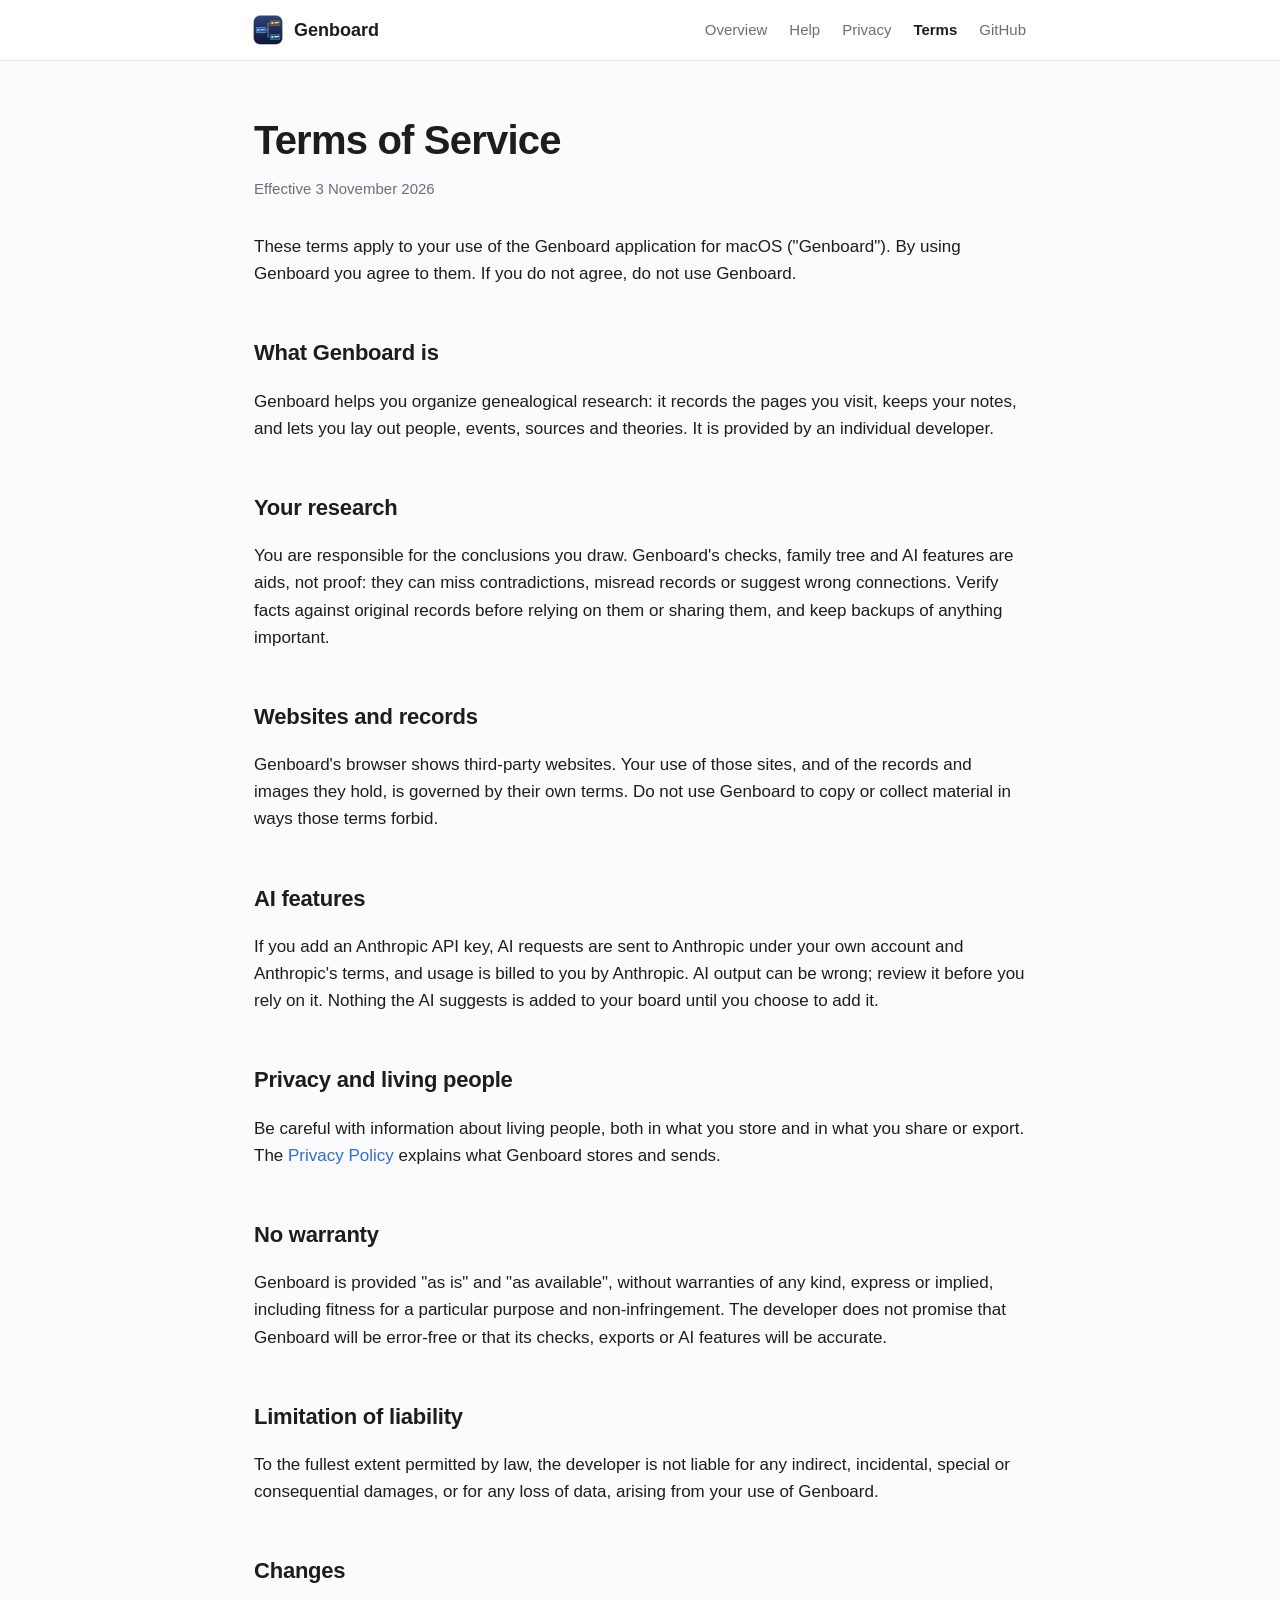
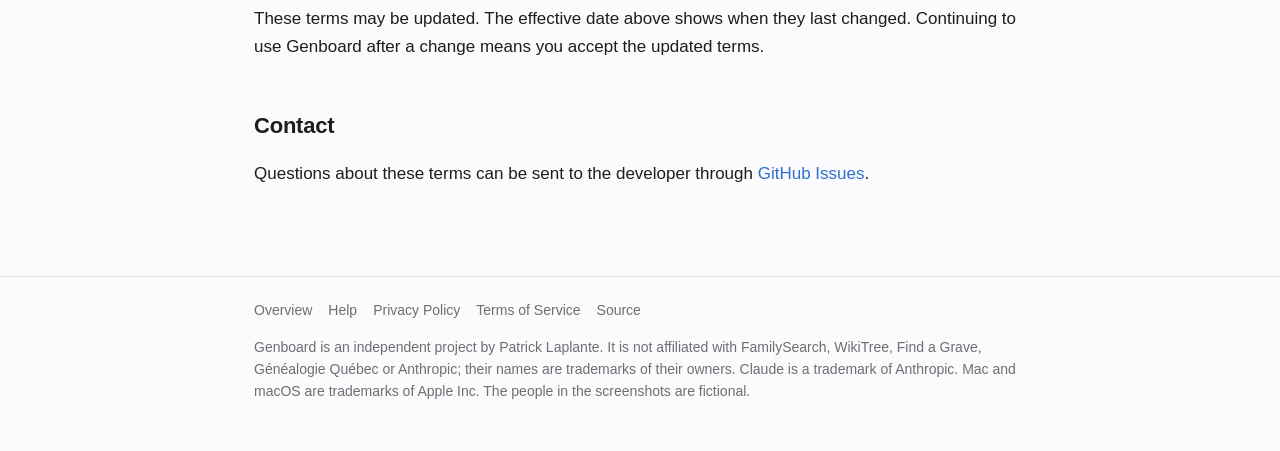
<file: docs/terms.html>
<!doctype html>
<html lang="en">
<head>
<meta charset="utf-8">
<meta name="viewport" content="width=device-width, initial-scale=1">
<title>Terms of Service · Genboard</title>
<meta name="description" content="The terms for using Genboard, a macOS research workbench for genealogy.">
<link rel="icon" href="icon-32.png" sizes="32x32" type="image/png">
<link rel="icon" href="icon-64.png" sizes="64x64" type="image/png">
<link rel="apple-touch-icon" href="icon-180.png">
<meta property="og:type" content="website">
<meta property="og:site_name" content="Genboard">
<meta property="og:title" content="Terms of Service · Genboard">
<meta property="og:description" content="The terms for using Genboard, a macOS research workbench for genealogy.">
<meta property="og:url" content="https://patbonecrusher.github.io/genboard/terms.html">
<meta property="og:image" content="https://patbonecrusher.github.io/genboard/social-card.png">
<meta name="twitter:card" content="summary_large_image">
<link rel="stylesheet" href="style.css">
</head>
<body>
<header class="site"><div class="inner">
  <a class="brand" href="./"><img class="mark" src="icon-64.png" alt="" width="36" height="36">Genboard</a>
  <nav><a href="./">Overview</a><a href="help.html">Help</a><a href="privacy.html">Privacy</a><a href="terms.html" aria-current="page">Terms</a><a href="https://github.com/patbonecrusher/genboard">GitHub</a></nav>
</div></header>
<main>
<h1>Terms of Service</h1>
<p class="meta">Effective 3 November 2026</p>

<p>These terms apply to your use of the Genboard application for macOS ("Genboard"). By using Genboard you agree to them. If you do not agree, do not use Genboard.</p>

<h2>What Genboard is</h2>
<p>Genboard helps you organize genealogical research: it records the pages you visit, keeps your notes, and lets you lay out people, events, sources and theories. It is provided by an individual developer.</p>

<h2>Your research</h2>
<p>You are responsible for the conclusions you draw. Genboard's checks, family tree and AI features are aids, not proof: they can miss contradictions, misread records or suggest wrong connections. Verify facts against original records before relying on them or sharing them, and keep backups of anything important.</p>

<h2>Websites and records</h2>
<p>Genboard's browser shows third-party websites. Your use of those sites, and of the records and images they hold, is governed by their own terms. Do not use Genboard to copy or collect material in ways those terms forbid.</p>

<h2>AI features</h2>
<p>If you add an Anthropic API key, AI requests are sent to Anthropic under your own account and Anthropic's terms, and usage is billed to you by Anthropic. AI output can be wrong; review it before you rely on it. Nothing the AI suggests is added to your board until you choose to add it.</p>

<h2>Privacy and living people</h2>
<p>Be careful with information about living people, both in what you store and in what you share or export. The <a href="privacy.html">Privacy Policy</a> explains what Genboard stores and sends.</p>

<h2>No warranty</h2>
<p>Genboard is provided "as is" and "as available", without warranties of any kind, express or implied, including fitness for a particular purpose and non-infringement. The developer does not promise that Genboard will be error-free or that its checks, exports or AI features will be accurate.</p>

<h2>Limitation of liability</h2>
<p>To the fullest extent permitted by law, the developer is not liable for any indirect, incidental, special or consequential damages, or for any loss of data, arising from your use of Genboard.</p>

<h2>Changes</h2>
<p>These terms may be updated. The effective date above shows when they last changed. Continuing to use Genboard after a change means you accept the updated terms.</p>

<h2>Contact</h2>
<p>Questions about these terms can be sent to the developer through <a href="https://github.com/patbonecrusher/genboard/issues">GitHub Issues</a>.</p>
</main>
<footer class="site"><div class="inner">
  <a href="./">Overview</a><a href="help.html">Help</a><a href="privacy.html">Privacy Policy</a><a href="terms.html">Terms of Service</a><a href="https://github.com/patbonecrusher/genboard">Source</a>
  <p>Genboard is an independent project by Patrick Laplante. It is not affiliated with FamilySearch, WikiTree, Find a Grave, Généalogie Québec or Anthropic; their names are trademarks of their owners. Claude is a trademark of Anthropic. Mac and macOS are trademarks of Apple Inc. The people in the screenshots are fictional.</p>
</div></footer>
</body>
</html>
</file>
<file: docs/style.css>
:root {
  --bg: #fbfbfd;
  --surface: #ffffff;
  --text: #1d1d1f;
  --muted: #6e6e73;
  --line: #e3e3e8;
  --accent: #2f6fd0;
  --accent-soft: #eaf0ff;
  --theory: #d9861a;
  --code-bg: #f3f4f7;
}
@media (prefers-color-scheme: dark) {
  :root {
    --bg: #0f1012;
    --surface: #18191c;
    --text: #f2f2f4;
    --muted: #9a9aa2;
    --line: #2a2b30;
    --accent: #7fb0ff;
    --accent-soft: #1b2440;
    --theory: #f2a33a;
    --code-bg: #1d1f24;
  }
}
* { box-sizing: border-box; }
html { -webkit-text-size-adjust: 100%; }
body {
  margin: 0;
  background: var(--bg);
  color: var(--text);
  font: 17px/1.6 -apple-system, BlinkMacSystemFont, "SF Pro Text", "Helvetica Neue", Arial, sans-serif;
}
a { color: var(--accent); text-decoration: none; }
a:hover { text-decoration: underline; }
header.site { border-bottom: 1px solid var(--line); background: var(--surface); }
header.site .inner, main, footer.site .inner { max-width: 820px; margin: 0 auto; padding: 0 24px; }
header.site .inner { display: flex; align-items: center; justify-content: space-between; height: 60px; gap: 16px; }
.brand { display: flex; align-items: center; gap: 10px; font-weight: 650; font-size: 18px; color: var(--text); }
.brand:hover { text-decoration: none; }
.mark { width: 36px; height: 36px; display: block; margin: 0 -2px 0 -4px; }
nav { display: flex; flex-wrap: wrap; justify-content: flex-end; column-gap: 22px; }
nav a { font-size: 15px; color: var(--muted); }
nav a[aria-current="page"] { color: var(--text); font-weight: 600; }
main { padding-top: 56px; padding-bottom: 72px; }
.hero-icon { display: block; margin: 0 0 6px -14px; }
h1 { font-size: 40px; line-height: 1.15; letter-spacing: -0.02em; margin: 0 0 14px; }
h2 { font-size: 22px; letter-spacing: -0.01em; margin: 48px 0 10px; }
h3 { font-size: 17px; margin: 26px 0 6px; }
.lede { font-size: 20px; color: var(--muted); margin: 0 0 28px; }
.meta { color: var(--muted); font-size: 15px; margin: 0 0 32px; }
ul { padding-left: 22px; }
li { margin: 6px 0; }
.card { background: var(--surface); border: 1px solid var(--line); border-radius: 14px; padding: 20px 22px; margin: 22px 0; }
.card.accent { background: var(--accent-soft); border-color: transparent; }
.card p:first-child, .card h3:first-child { margin-top: 0; }
.card p:last-child, .card pre:last-child { margin-bottom: 0; }
.grid { display: grid; grid-template-columns: repeat(auto-fit, minmax(230px, 1fr)); gap: 14px; margin: 26px 0; }
.grid .card { margin: 0; }
.grid h3 { margin-top: 0; }
.grid p { color: var(--muted); font-size: 15.5px; margin: 0; }
.install { display: grid; grid-template-columns: repeat(auto-fit, minmax(240px, 1fr)); gap: 14px; margin: 22px 0 8px; }
.install .card { margin: 0; display: flex; flex-direction: column; gap: 8px; }
.install h3 { margin: 0; }
.install p { margin: 0; color: var(--muted); font-size: 15px; }
.button { display: inline-block; align-self: flex-start; background: var(--accent); color: #fff; font-weight: 600; font-size: 15px; padding: 8px 16px; border-radius: 9px; }
.button:hover { text-decoration: none; filter: brightness(1.08); }
@media (prefers-color-scheme: dark) { .button { color: #0b1220; } }
.shots { display: grid; gap: 18px; margin: 30px 0 8px; }
.shots figure { margin: 0; }
.shots img { display: block; width: 100%; height: auto; border-radius: 12px; border: 1px solid var(--line); }
.shots figcaption { color: var(--muted); font-size: 14.5px; margin-top: 8px; }
table { width: 100%; border-collapse: collapse; margin: 18px 0; font-size: 16px; }
th, td { text-align: left; vertical-align: top; padding: 9px 12px; border-bottom: 1px solid var(--line); }
th { color: var(--muted); font-weight: 600; font-size: 14px; }
.table-wrap { overflow-x: auto; }
code { font: 0.9em ui-monospace, "SF Mono", Menlo, monospace; background: var(--accent-soft); padding: 1px 5px; border-radius: 5px; }
pre { background: var(--code-bg); border: 1px solid var(--line); border-radius: 10px; padding: 12px 14px; overflow-x: auto; margin: 10px 0 18px; }
pre code { background: none; padding: 0; font-size: 14.5px; line-height: 1.55; }
kbd { font: 0.88em ui-monospace, "SF Mono", Menlo, monospace; background: var(--surface); border: 1px solid var(--line); border-bottom-width: 2px; border-radius: 5px; padding: 0 5px; white-space: nowrap; }
.theory { color: var(--theory); font-weight: 600; }
.note { color: var(--muted); font-size: 15px; }
footer.site { border-top: 1px solid var(--line); }
footer.site .inner { padding-top: 22px; padding-bottom: 34px; color: var(--muted); font-size: 14px; }
footer.site a { color: var(--muted); margin-right: 16px; }
@media (max-width: 520px) {
  h1 { font-size: 32px; }
  header.site .inner { height: auto; padding-top: 12px; padding-bottom: 12px; flex-direction: column; align-items: flex-start; }
  nav { justify-content: flex-start; }
}
</file>
